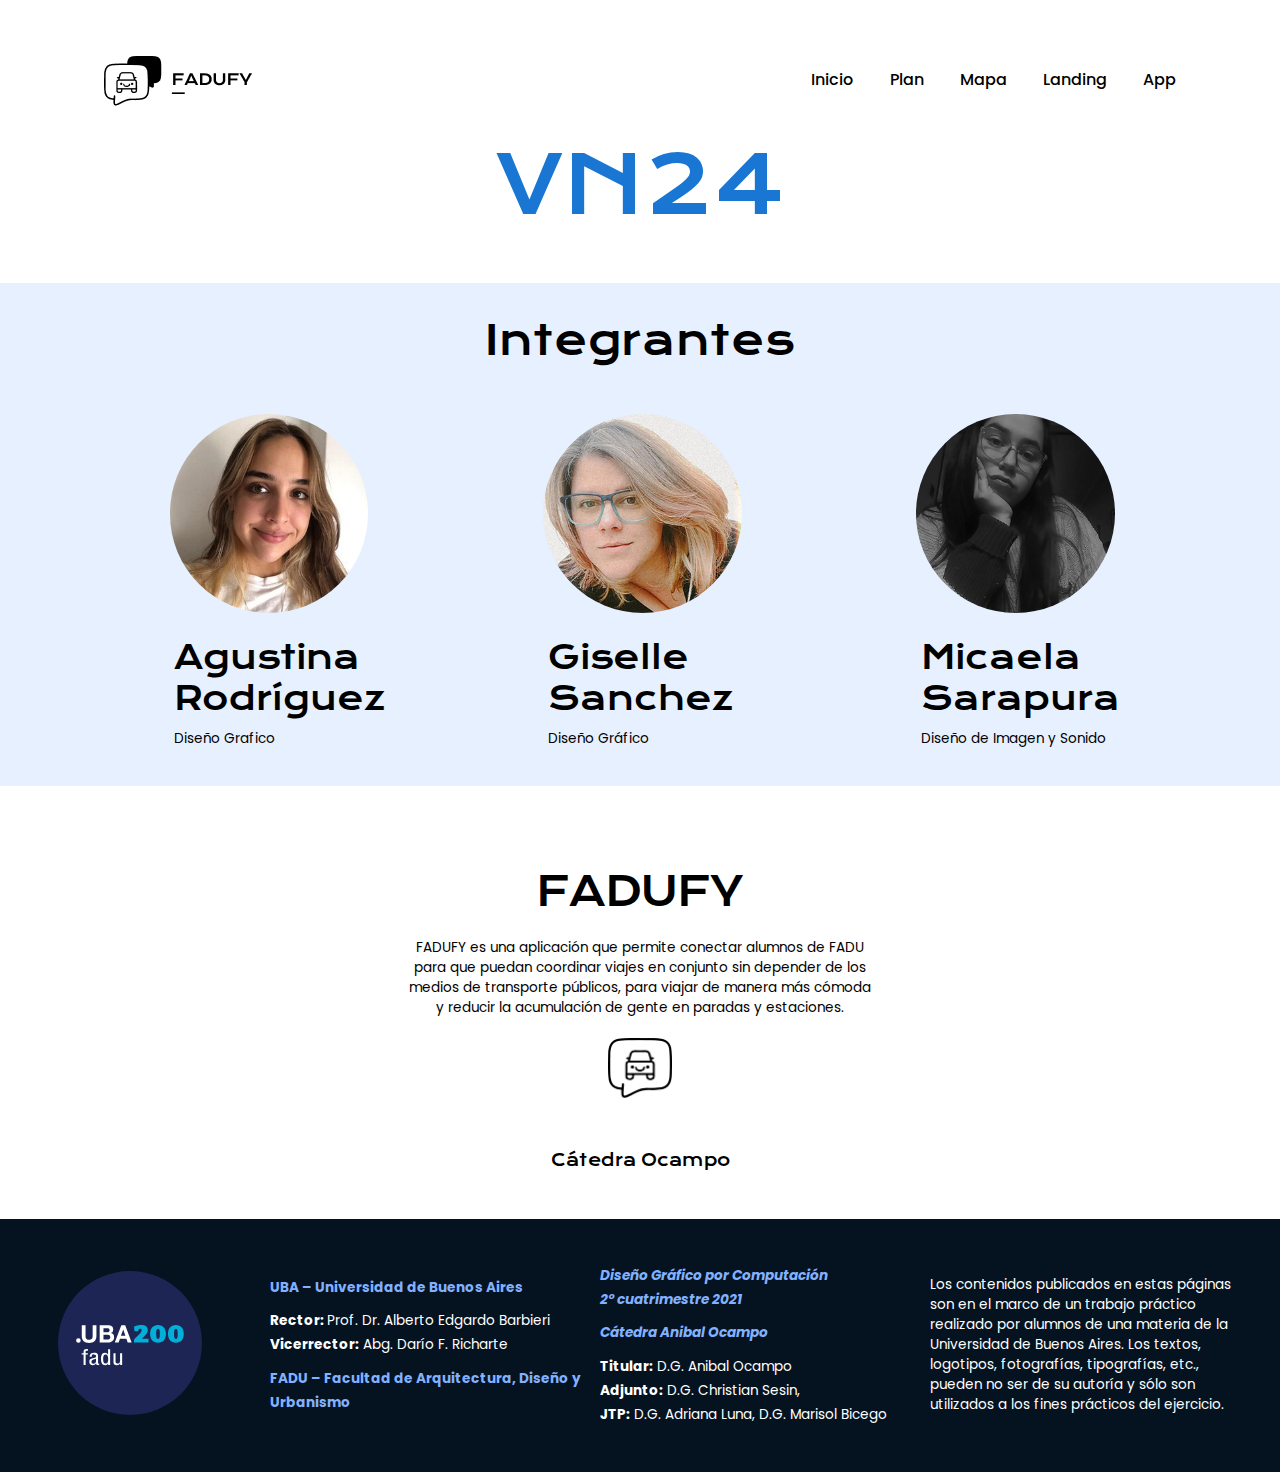
<file: index.html>
<!DOCTYPE html>
<html lang="es">
<head>
    <meta http-equiv="Content-Type" content="text/html; charset=UTF-8">
    <meta http-equiv="X-UA-Compatible" content="IE=edge">
    <meta name="viewport" content="width=device-width, initial-scale=1.0">
    <link rel="stylesheet" type="text/css" href="hoja de estilos.css">
    <title>UBA | FADU | DGPC | Cátedra Ocampo | Agustina Rodriguez, Giselle Sanchez, Micaela Sarapura| Tema:TRANSPORTE | 2º cuatrimestre 2021 </title>
</head>
<body class="no-index">
    <header>
        <div>
            <img class="imagen-header" src="img/logo_fadufy_black.png" alt="logo fadufy negro">
        </div>
        <nav>
            <ul>
                <li><a href="index.html" class="activo">Inicio</a></li>
                <li><a href="#">Plan</a></li>
                <li><a href="#">Mapa</a></li>
                <li><a href="landing.html">Landing</a></li>
                <li><a href="#">App</a></li>
            </ul> 
        </nav>
    </header> 
    <main>
        <h2 class="h2-fadufy">VN24</h2>   
            <article class="integrantes">
                <div>
                    <h3 class="masgrande">Integrantes</h3>
                </div>
                <section class="personas">
                    <div>
                        <a href="http://www.catedraocampo.com.ar/vn24/1/index.html"><img src="img/avatar.jpg" alt="Foto Agustina Rodriguez"></a>
                        <a href="http://www.catedraocampo.com.ar/vn24/1/index.html"><h3>Agustina <br> Rodríguez</h3></a>
                        <a href="http://www.catedraocampo.com.ar/vn24/1/index.html"><p>Diseño Grafico</p></a>
                    </div>
                    <div>
                        <a href="#"><img src="img/avatar2.jpg" alt="Foto Agustina Rodriguez"></a>
                        <a href="#"><h3>Giselle <br> Sanchez</h3></a>
                        <a href="#"><p>Diseño Gráfico</p></a>
                    </div>
                    <div>
                        <a href="#"><img src="img/avatar4.jpg" alt="Foto Agustina Rodriguez"></a>
                        <a href="#"><h3>Micaela <br> Sarapura</h3></a>
                        <a href="#"><p>Diseño de Imagen y Sonido</p ></a>
                    </div>
                </section>
            </article>
    
        <article class="descripcion-fadufy">
            <div>
                <h3 class="masgrande">FADUFY</h3>
            </div>
            <section>
                <div>
                    <p>FADUFY es una aplicación que permite conectar alumnos de FADU para que puedan coordinar viajes en conjunto sin depender de los medios de transporte públicos, para viajar de manera más cómoda y reducir la acumulación de gente en paradas y estaciones.</p>
                </div>
                <div><a href="https://www.figma.com/embed?embed_host=share&amp;url=https%3A%2F%2Fwww.figma.com%2Fproto%2F7xUlJaDndkYF8DelT5z8Ro%2FENTREGA-VN24---FADUFY%3Fnode-id%3D325%253A3385%26scaling%3Dscale-down%26page-id%3D2%253A8%26starting-point-node-id%3D325%253A3700" target="_blank"><img class="descripcion-fadufy-img" src="img/banner.png" alt="iso_fadufy_gif"></a>
                </div>
                <div>
                    <h4>Cátedra Ocampo</h4>
                </div>
            </section>
        </article> 
    </main>
    <footer>
        <div>
           <img src="img/FADU_Avatar-02.svg" alt="logo_FADU">
        </div>
        <div class="parrafooter">
            <p class="resaltado-azul">UBA – Universidad de Buenos Aires</p>
            <p><strong> Rector: </strong>Prof. Dr. Alberto Edgardo Barbieri <br> 
                <strong> Vicerrector:</strong> Abg. Darío F. Richarte</p>
            <p class="resaltado-azul"> FADU – Facultad de Arquitectura, Diseño y Urbanismo </p>
        </div>
        <div class="parrafooter">
            <p class="resaltado-azul-2"> Diseño Gráfico por Computación <br> 2º cuatrimestre 2021 </p>
            <p class="resaltado-azul-2"> Cátedra Anibal Ocampo</p>
            <p><strong> Titular:</strong>  D.G. Anibal Ocampo 
                <br><strong>Adjunto:</strong> D.G. Christian Sesin, 
                <br><strong> JTP:</strong> D.G. Adriana Luna, D.G. Marisol Bicego</p>
        </div>
        <div>
            <p class="footer-legales"> Los contenidos publicados en estas páginas son en el marco de un trabajo práctico realizado por alumnos de una materia de la Universidad de Buenos Aires. Los textos, logotipos, fotografías, tipografías, etc., pueden no ser de su autoría y sólo son utilizados a los fines prácticos del ejercicio.</p>
        </div>  
    </footer>
</body>
</html>
</file>
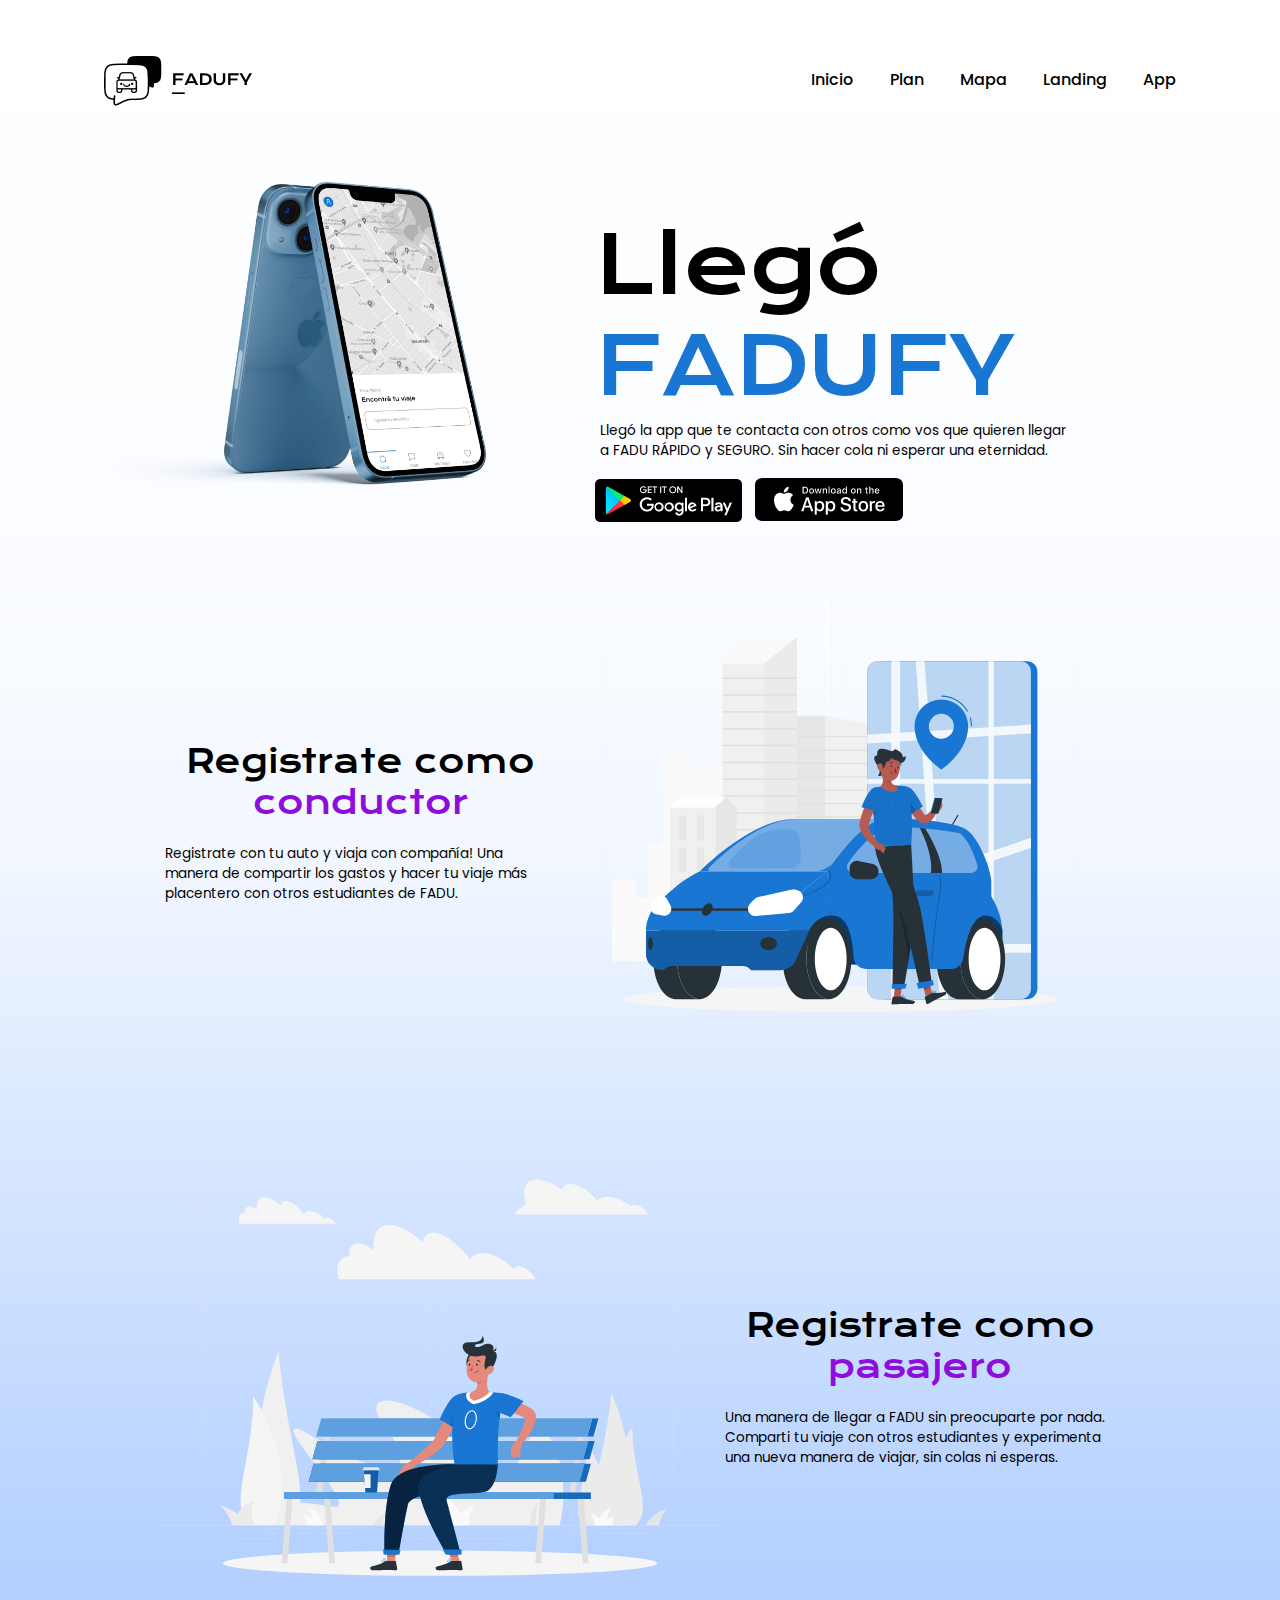
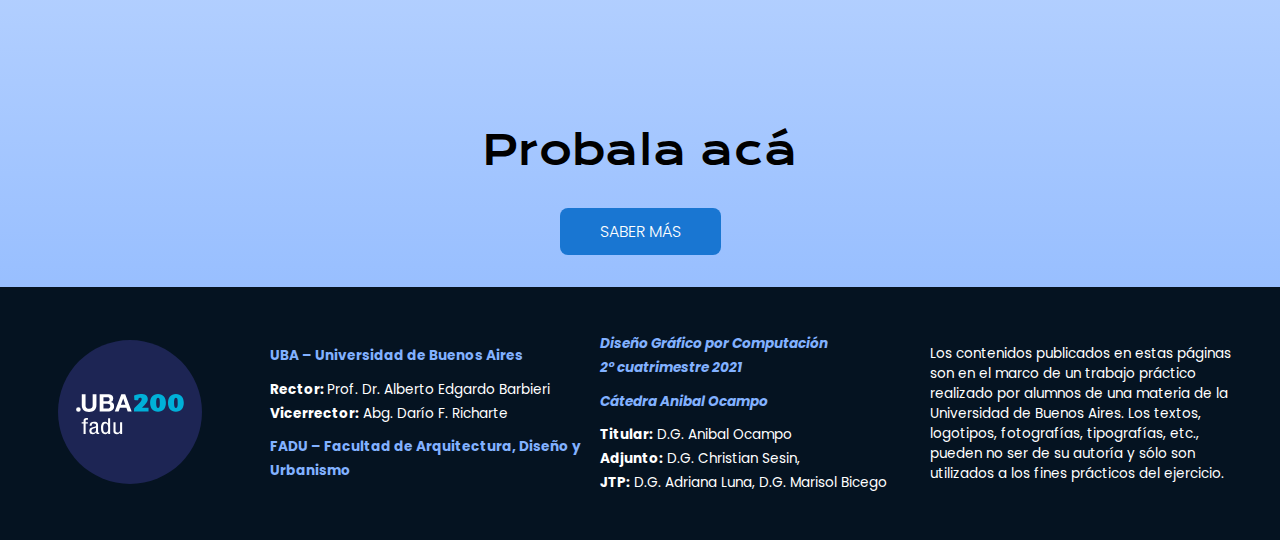
<file: landing.html>
<!DOCTYPE html>
<html lang="es">
    <head>
        <meta http-equiv="Content-Type" content="text/html; charset=UTF-8">
        <meta http-equiv="X-UA-Compatible" content="IE=edge">
        <meta name="viewport" content="width=device-width, initial-scale=1.0">
        <link type="text/css" rel="stylesheet" href="hoja de estilos.css">
        <title>VN24 | LANDING | UBA | FADU | DGPC | Cátedra Ocampo | VN24 | Agustina Rodriguez, Giselle Sanchez, Micaela Sarapura| Tema:TRANSPORTE | 2º cuatrimestre 2021</title>
    </head>
    <body>
        <header>
            <div>
                <img class="imagen-header" src="img/logo_fadufy_black.png" alt="logo fadufy negro">
            </div>
            <nav>
                <ul>
                    <li><a href="index.html" class="activo">Inicio</a></li>
                    <li><a href="#">Plan</a></li>
                    <li><a href="#">Mapa</a></li>
                    <li><a href="landing.html">Landing</a></li>
                    <li><a href="#">App</a></li>
                </ul> 
            </nav>
        </header> 
   <main>
       <article class="seccion-descargar">
           <div>
               <img src="img/imagen_celu.png" class="celular" ;="" alt="imagen celu">
            </div>
            <div class="llego-fadufy">
                <h2>Llegó</h2>
                <h2 class="h2-fadufy">FADUFY</h2>
                <p>Llegó la app que te contacta con otros como vos que quieren llegar a FADU RÁPIDO y SEGURO. Sin hacer cola ni esperar una eternidad.</p>
                <div>
                    <img src="img/Google Play Badge.png" class="btn" alt="boton de descarga android">
                    <img src="img/App Store Badge.png" class="btn" alt="boton de descarga ios">
                </div>
            </div>
       </article>
       
       <article class="registrate">
           <section class="seccion-descargar2">
               <div>
                   <img src="img/City driver-rafiki.svg" class="ilus" ;="" alt="imagen conductor">
               </div>
               <div class="info-registro">
                   <h3>Registrate como</h3>
                   <h2 class="h2-conductor">conductor</h2>
                   <p>Registrate con tu auto y viaja con compañía! Una manera de compartir los gastos y hacer tu viaje más placentero con otros estudiantes de FADU.</p>
                </div>
            </section>
            <section class="seccion-descargar3">
                <div>
                    <img src="img/Bus Stop-rafiki.svg" class="ilus" ;="" alt="imagen pasajero">
                </div>
                <div class="info-registro">
                    <h3>Registrate como</h3>
                    <h2 class="h2-conductor">pasajero</h2>
                    <p>Una manera de llegar a FADU sin preocuparte por nada. <br> Comparti tu viaje con otros estudiantes y experimenta una nueva manera de viajar, sin colas ni esperas.</p>
                </div>
            </section>
        </article>
        
        <article class="section-btn">
            <div>
                <h3 class="masgrande">Probala acá</h3>
            </div>
            <div>
                <a href="https://www.figma.com/embed?embed_host=share&amp;url=https%3A%2F%2Fwww.figma.com%2Fproto%2F7xUlJaDndkYF8DelT5z8Ro%2FENTREGA-VN24---FADUFY%3Fnode-id%3D325%253A3385%26scaling%3Dscale-down%26page-id%3D2%253A8%26starting-point-node-id%3D325%253A3700" target="_blank"><h4 class="h3-boton">SABER MÁS</h4></a>
            </div>
        </article>
    </main>
    <footer>
        <div>
           <img src="img/FADU_Avatar-02.svg" alt="logo_FADU">
        </div>
        <div class="parrafooter">
            <p class="resaltado-azul">UBA – Universidad de Buenos Aires</p>
            <p><strong> Rector: </strong>Prof. Dr. Alberto Edgardo Barbieri <br> 
                <strong> Vicerrector:</strong> Abg. Darío F. Richarte</p>
            <p class="resaltado-azul"> FADU – Facultad de Arquitectura, Diseño y Urbanismo </p>
        </div>
        <div class="parrafooter">
            <p class="resaltado-azul-2"> Diseño Gráfico por Computación <br> 2º cuatrimestre 2021 </p>
            <p class="resaltado-azul-2"> Cátedra Anibal Ocampo</p>
            <p><strong> Titular:</strong>  D.G. Anibal Ocampo 
                <br><strong>Adjunto:</strong> D.G. Christian Sesin, 
                <br><strong> JTP:</strong> D.G. Adriana Luna, D.G. Marisol Bicego</p>
        </div>
        <div>
            <p class="footer-legales"> Los contenidos publicados en estas páginas son en el marco de un trabajo práctico realizado por alumnos de una materia de la Universidad de Buenos Aires. Los textos, logotipos, fotografías, tipografías, etc., pueden no ser de su autoría y sólo son utilizados a los fines prácticos del ejercicio.</p>
        </div>  
    </footer>
</body>
</html>
</file>
<file: hoja de estilos.css>
@import url('https://fonts.googleapis.com/css2?family=Krona+One&family=Poppins:ital,wght@0,100;0,200;0,300;0,400;0,500;0,600;0,700;0,800;0,900;1,100;1,200;1,300;1,400;1,500;1,600;1,700;1,800;1,900&display=swap'); 


*{
    margin: 0; 
    padding: 0;   
    box-sizing: border-box; 
    scroll-behavior: smooth; 
    transition: all 1s;
}

body{
    background: linear-gradient(180deg, #FFFFFF 0%, #FAFCFF 27.6%, #F2F7FF 40.1%,#82B1FF 100%);
}

.no-index {
    background: none;
}

a,li, a:link{
    text-decoration: none;
}

nav a:visited{
    color:#000000;
    text-decoration: none;
}

h3,p, a:visited{
    color:#000000;
    text-decoration: none;
}

html{
    overflow-x: hidden;
}    

.index-body{ 
    display: flex; 
    justify-self: center; 
    align-items: center;
}

.app header nav{ 
    display: flex; 
    justify-content: center;
}

nav a:hover {
    text-decoration: underline;
}

p {
    font-family: 'Poppins',sans-serif;
    font-weight: 400;
    font-size: 0.85rem;
    text-align: left;
}

h2{
    font-family: 'Krona One', sans-serif;
    font-weight: 400;
    font-size: 5rem;
}

h3{
    font-family: 'Krona One', sans-serif;
    font-weight: 400;
    font-size: 2rem;
    text-align: center;
    text-decoration: none;
    justify-content: center;
} 

h4{
    font-family: 'Krona One', sans-serif;
    font-weight: 400;
    font-size: 1rem;
    text-align: center;
    text-decoration: none;
    justify-content: center;
    margin-bottom: 3rem;
}

/**NAV DESKTOP**/

header {
    display: flex;
    flex-direction: row ; 
    justify-content: space-between;
    padding: 0.5rem;
    margin-right: 5rem;
    margin-left: 5rem;
    margin-top: 2rem;
}

header nav a{
    color: rgb(0, 0, 0); 
    text-decoration: none;
    font-family: 'Poppins',sans-serif;
    font-weight: 500;
}
    
.imagen-header{
    padding: 1rem ;
}

nav ul li {
    display: inline-block;
    margin-left: 1rem;
    margin-right: 1rem; 
    padding-top: 1.5rem;
    padding-bottom: 1.5rem;
    font-family: 'Poppins', sans-serif;
    font-style: normal;
    font-weight: normal;
    font-size: 1rem;
    line-height: 2rem;
}

nav a:hover {
    text-decoration: underline;
}

/**FOOTER DESKTOP**/

footer {        
    background: #051321; 
    text-align: center;
    padding: 1.5rem;
    display: flex; 
    justify-content: center; 
    align-items: center; 
    align-content: center;
}

footer img {
    margin-left: 2rem; 
    margin-right: 4rem; 
    width: 9rem;
}

footer p {
    width:20.6rem;
    color: #FFFFFF;
    text-align: left;
}

footer .footer-legales {
    padding-top: 1rem;
    padding-bottom: 1rem;
}

footer .parrafooter{
    line-height: 1.5rem;
    padding-top: 1rem;
    padding-bottom: 1rem;
}

footer .resaltado-azul {
    color: #82B1FF;
    font-weight: 700;
}

footer .resaltado-azul-2 {
    color: #82B1FF;
    font-weight: 700;
    font-style: italic;
}

/**LANDING DESKTOP**/

.seccion-descargar{
    padding-top: 3rem;
    display: flex;
    justify-items: center;
    margin-left: 5rem;
    margin-right:  5rem;
}

.seccion-descargar .celular {
    width: 100%;
    padding-left: 2rem;
}


.seccion-descargar .llego-fadufy{
    padding-top: 2rem;
    width: 100%;
    align-items: center;
    justify-content: center;
}

.seccion-descargar .llego-fadufy p{
    width: 30rem;
    padding-bottom: 1rem;
}

.seccion-descargar .btn{
    padding-right: 0.5rem;
}


.llego-fadufy .h2-fadufy{
    color: #1976d2;
    text-align: left;
}

.seccion-descargar2{ 
    margin-left: 5rem;
    margin-right: 5rem;
    display: flex; 
    flex-direction: row-reverse; 
    justify-content: center;
}

.registrate{
    margin-left: 5rem;
    margin-right: 5rem;
}

.registrate .ilus {
    width: 35rem;
}

.seccion-descargar3{ 
    margin-left: 5rem;
    margin-right: 5rem;
    display: flex; 
    flex-direction: row; 
    justify-content: center;
}

.info-registro{
    align-items: center;
    padding-top: 13rem;
    width: 30rem;
}

.h2-conductor{
    padding-bottom: 1rem;
    font-size: 2rem;
    color: #8d0ddd;
    text-align: center;
}

.masgrande{
    font-size: 2.5rem;
}

.section-btn{ 
    padding-top: 4rem;
    display:flex; 
    flex-direction: column ;
    align-items: center; 
    justify-content: center;
}

.h3-boton{
    display: inline-block; 
    background: #1976d2; 
    color: white;
    font-family: 'Poppins', sans-serif;
    font-weight: 300;
    font-size: 1rem;
    padding: 0.7rem;
    padding-left: 2.5rem;
    padding-right: 2.5rem;
    border-radius: 0.5rem;
    margin-top: 2rem;
    margin-bottom: 2rem;
}

.h3-boton:hover{
    background-color: #8d0ddd;
}

/**INDEX DESKTOP**/

.integrantes{
    margin-top: 3rem;
    padding-top: 2rem;
    padding-bottom: 2rem;
    background-color:#E6F0FF;
}

.personas {
    justify-content: center;
    display: flex;
    flex-direction: row;
    margin-top: 3rem;
    margin-left: 5rem;
    margin-right: 5rem;
}

.personas div{
    margin-left: 5.6rem;
}

.personas img{
    width: 70%;
    border-radius: 100%;
    margin-bottom: 1rem;
}

.personas div h3, p{
    text-align: left;
    padding: 0.3rem;
}

.descripcion-fadufy{
    align-items: center;
    text-align: center;
    margin-top: 5rem;
}

.descripcion-fadufy p{
    margin-left: 25rem;
    margin-right: 25rem;
    margin-top: 1rem;
    margin-bottom: 1rem;
    text-align: center;
    justify-content: center;
    align-items: center;
}

.descripcion-fadufy img{
    width: 05%;
    margin-bottom: 3rem;
}


.h2-fadufy{
    color: #1976d2;
    text-align: center;
}

.personas img:hover{
    box-shadow: 0 0 11px rgba(33,33,33,.2);
}

.personas h3:hover{
    color: #1976d2;
}
</file>
